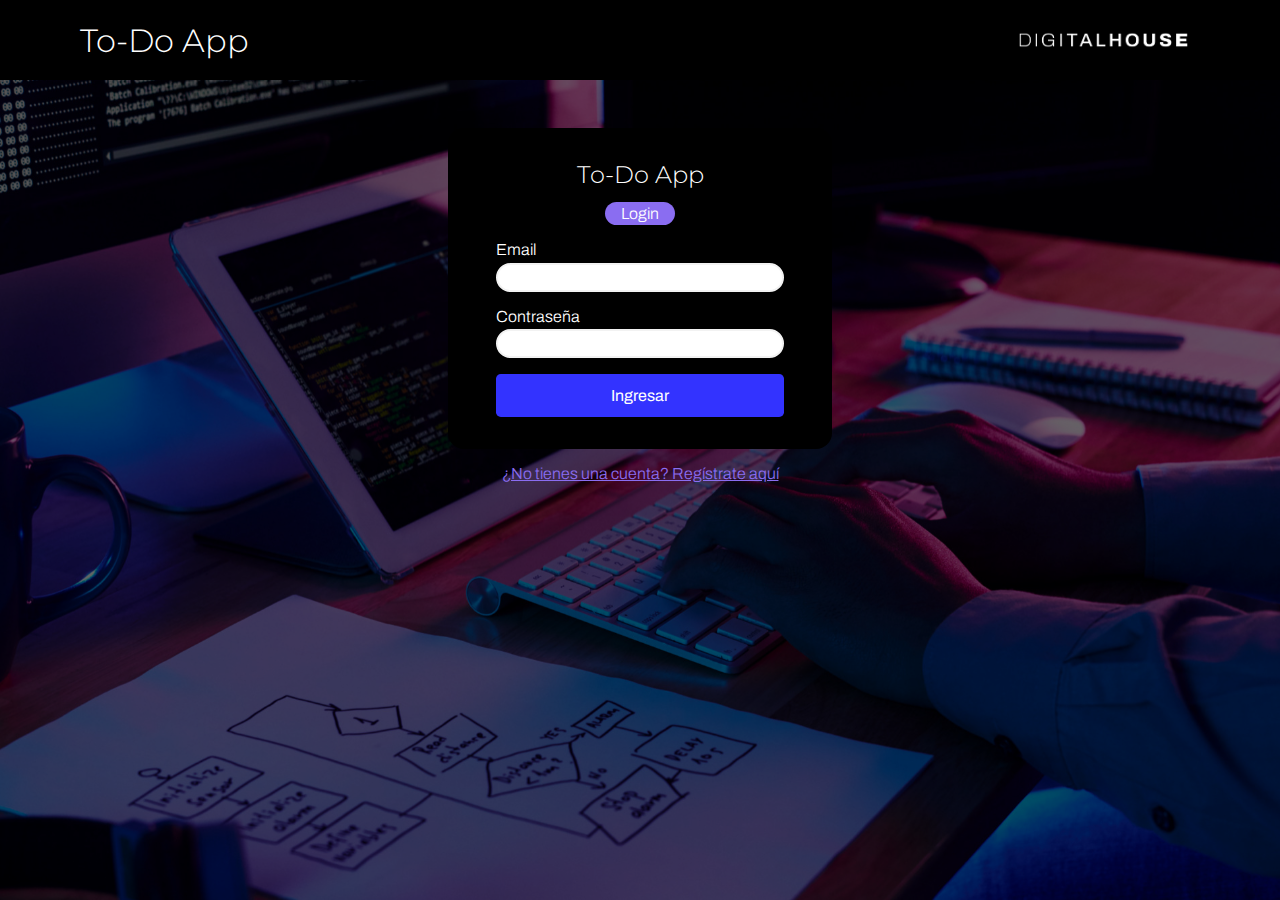
<file: index.html>
<!DOCTYPE html>
<html lang="es">

<head>
  <meta charset="UTF-8">
  <meta http-equiv="X-UA-Compatible" content="IE=edge">
  <meta name="viewport" content="width=device-width, initial-scale=1.0">
  <title>ToDo App</title>
  <link rel="icon" type="image/x-icon" href="./assets/DH_Logo_Black.png">
  <meta name="description" content="Digital House CTD | Proyecto integrador | FRONTEND II"/>


  <!-- ---------------- estilos compartidos de login y signup ---------------- -->
  <link rel="stylesheet" href="./css/loginSignupStyles.css">

  <!-- ---------------------- logica aplicada en login ----------------------- -->
  <script src="./scripts/utils.js"></script>
  <script src="./scripts/login.js"></script>

</head>

<body>

  <header class="container">
    <nav>
      <h1>To-Do App</h1>
      <img src="./assets/DigitalHouse_Logo_White.png" alt="logo DH">
    </nav>
  </header>

  <div class="container">
    <form>
      <div class="form-header">
        <h2>To-Do App</h2>
        <p class="rounded">Login</p>
      </div>

      <label>Email</label>
      <input id="inputEmail" type="text">
      <label>Contraseña</label>
      <input id="inputPassword" type="password">

      <button type="submit">Ingresar</button>

    </form>

    <div class="ingresarA">
      <a href="signup.html">¿No tienes una cuenta? Regístrate aquí</a>
    </div>

  </div>

</body>

</html>
</file>
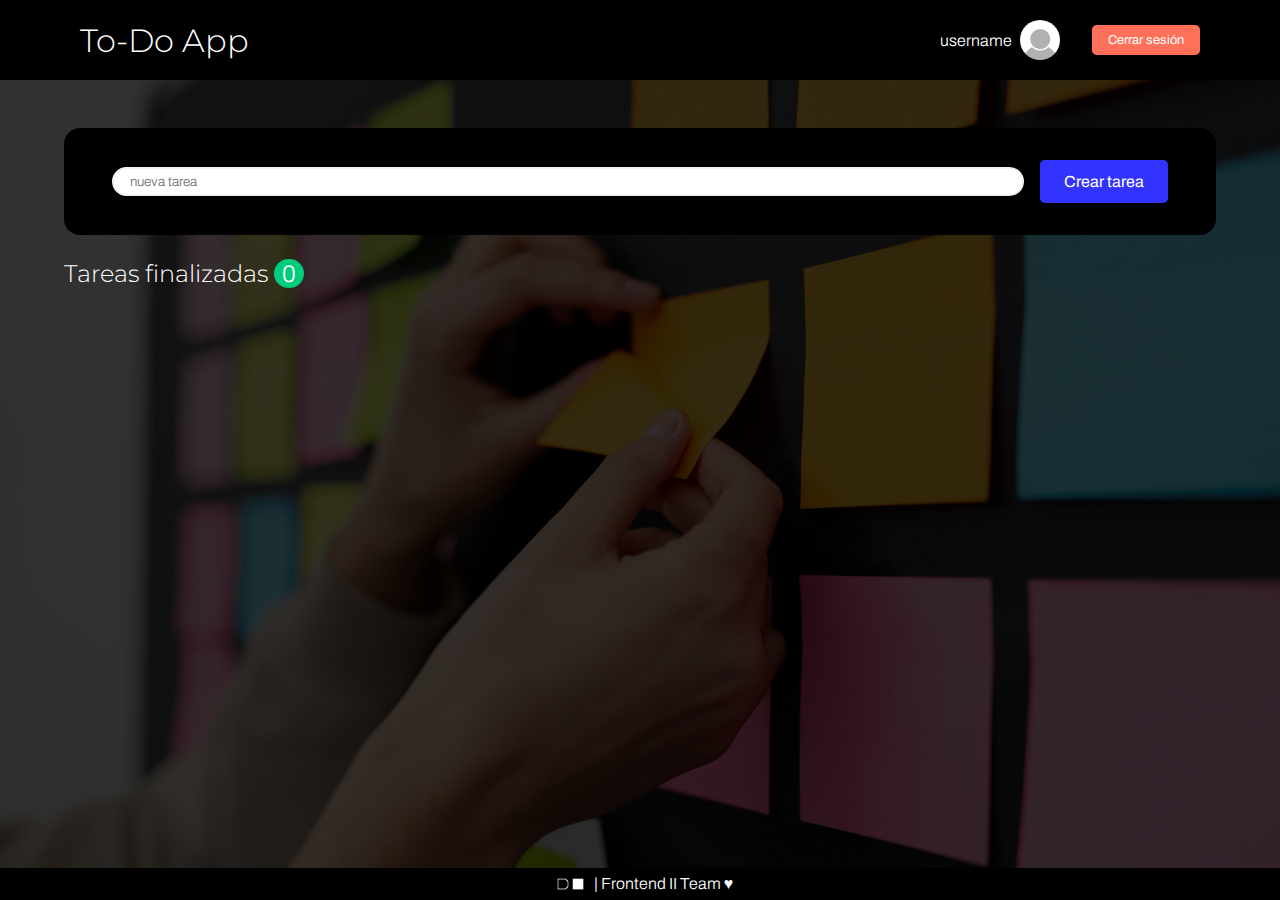
<file: mis-tareas.html>
<!DOCTYPE html>
<html lang="es">

<head>
  <meta charset="UTF-8">
  <meta http-equiv="X-UA-Compatible" content="IE=edge">
  <meta name="viewport" content="width=device-width, initial-scale=1.0">
  <title>ToDo App</title>
  <link rel="icon" type="image/x-icon" href="./assets/DH_Logo_Black.png">
  <meta name="description" content="Digital House CTD | Proyecto integrador | FRONTEND II" />

  <!-- ----------------------------- estilos CSS ----------------------------- -->
  <link rel="stylesheet" href="./css/tasksStyles.css">

  <!-- ------------------- libreria de iconos Fontawesome -------------------- -->
  <link rel="stylesheet" href="https://cdnjs.cloudflare.com/ajax/libs/font-awesome/6.1.1/css/all.min.css"
    integrity="sha512-KfkfwYDsLkIlwQp6LFnl8zNdLGxu9YAA1QvwINks4PhcElQSvqcyVLLD9aMhXd13uQjoXtEKNosOWaZqXgel0g=="
    crossorigin="anonymous" referrerpolicy="no-referrer" />

  <!-- logica de la página -->
  <script src="./scripts/taks.js"></script>

</head>

<body>

  <!-- cabecera con barra de navegación -->
  <header class="container">
    <nav>
      <h1>To-Do App</h1>

      <div class="user-info">
        <p>username</p>
        <div class="user-image"></div>
        <button id="closeApp"><i class="fa-solid fa-right-from-bracket"></i> Cerrar sesión</button>
      </div>
    </nav>
  </header>

  <main class="container">
    <!-- carga de tareas -->
    <form class="nueva-tarea">
      <input id="nuevaTarea" type="text" placeholder="nueva tarea">
      <button type="submit"><i class="fa-solid fa-pencil"></i> Crear tarea</button>
    </form>

    <!-- contenedor vacío para las que pasen a pendientes -->
    <ul class="tareas-pendientes">

    </ul>

    <h2>Tareas finalizadas <span id="cantidad-finalizadas">0</span></h2>
    <!-- contenedor vacío para las que pasen a terminadas -->
    <ul class="tareas-terminadas">

    </ul>

  </main>


  <footer>
    <img src="./assets/DH_Logo_White.png" alt="">
    <p>| Frontend II Team ♥</p>
  </footer>
</body>

</html>
</file>
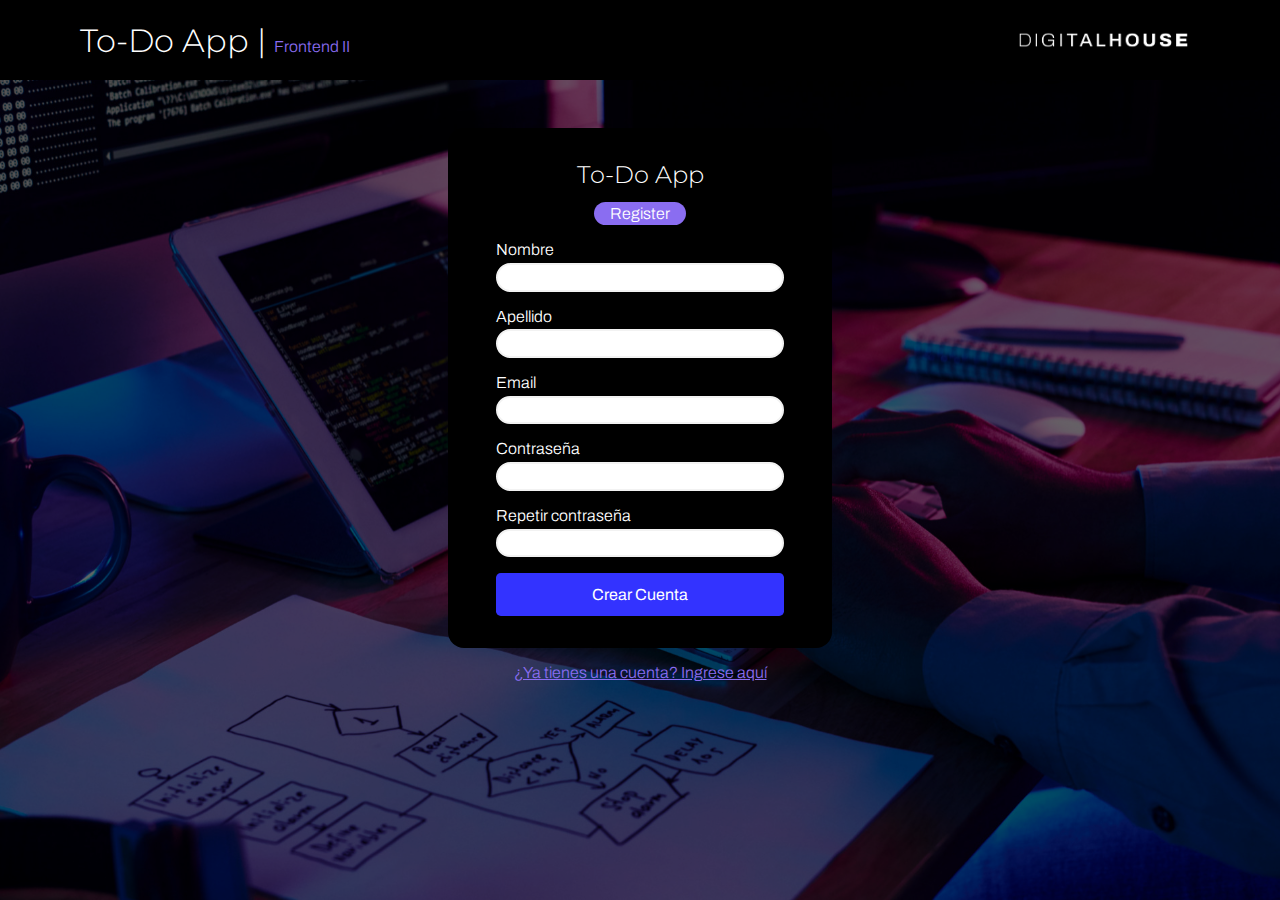
<file: signup.html>
<!DOCTYPE html>
<html lang="es">

<head>
  <meta charset="UTF-8">
  <meta http-equiv="X-UA-Compatible" content="IE=edge">
  <meta name="viewport" content="width=device-width, initial-scale=1.0">
  <title>ToDo App</title>
  <link rel="icon" type="image/x-icon" href="./assets/DH_Logo_Black.png">
  <meta name="description" content="Digital House CTD | Proyecto integrador | FRONTEND II"/>


  <!-- ---------------- estilos compartidos de login y signup ---------------- -->
  <link rel="stylesheet" href="./css/loginSignupStyles.css">


  <!-- ---------------------- logica aplicada en register -------------------- -->
  <script src="./scripts/utils.js"></script>
  <script src="./scripts/signup.js"></script>

</head>

<body>
  <header class="container">
    <nav>
      <h1>To-Do App | <span>Frontend II</span></h1>
      <img src="./assets/DigitalHouse_Logo_White.png" alt="logo DH">
    </nav>
  </header>

  <div class="container">
    <form>
      <div class="form-header">
        <h2>To-Do App</h2>
        <p class="rounded">Register</p>
      </div>

      <label>Nombre</label>
      <input id="inputNombre" type="text">

      <label>Apellido</label>
      <input id="inputApellido" type="text">

      <label>Email</label>
      <input id="inputEmail" type="text">

      <label>Contraseña</label>
      <input id="inputPassword" type="password">

      <label>Repetir contraseña</label>
      <input id="inputPasswordRepetida" type="password">

      <button type="submit">Crear Cuenta</button>
    </form>

    <div class="ingresarA">
      <a href="index.html">¿Ya tienes una cuenta? Ingrese aquí</a>
    </div>
  </div>

</body>

</html>
</file>
<file: css/loginSignupStyles.css>
@import url('./globalStyles.css');

body {
    background-image: url('../assets/wallpaper1.jpg');
    background-repeat: no-repeat;
    background-position: center;
    background-size: cover;
    /* capa sobre fondo */
    box-shadow: inset 0 0 0 1000px rgba(0, 0, 0, .6);

}

header {
    background-color: var(--negro);
    height: 5rem;
    margin-bottom: 3rem;
}

nav {
    padding: 1rem;
    height: 100%;
    display: flex;
    justify-content: space-between;
    align-items: center;
}

nav h1 span {
    font-weight: 300;
    font-size: 1rem;
    color: var(--lila);
}
nav img {
    display: block;
    height: 80%;
}

.container {
    padding: 0 5%;
}

form {
    background-color: var(--negro);
    max-width: 24rem;
    margin: 0 auto;
    padding: 2rem 3rem;
    border-radius: 1rem;
    display: flex;
    flex-direction: column;
}


.form-header {
    display: flex;
    flex-direction: column;
    align-items: center;
    margin-bottom: 1rem;
}

.form-header h2 {
    margin-bottom: .8rem;
}

.form-header p {
    background-color: var(--lila);
    padding: .2rem 1rem;
}

form label {
    margin-bottom: .3rem;
}

form input {
    border-radius: 100vh;
    margin-bottom: 1rem;
    padding: .3rem 1rem;
    border: 2px solid var(--app-grey);
}

form input:focus {
    outline: none;
    border: 2px solid var(--lila);
}

form button{
    background-color: var(--azul);
    color: white;
    padding: .8rem 0;
    border-radius: .3rem;
    font-size: 1rem;
    font-weight: 400;
}
form button:hover{
    background-color: var(--azul-hover);
}

.ingresarA {
    padding: 1rem 0;
    text-align: center;
}

.ingresarA a {
    color: var(--lila);
}
.ingresarA a:hover{
    color: var(--azul);
}
</file>
<file: css/tasksStyles.css>
@import url('./globalStyles.css');


body {
    background-color: var(--oscuro);
    background-image: url('../assets/wallpaper3.jpg');
    background-repeat: no-repeat;
    background-position: center;
    background-size: cover;
    /* capa sobre fondo */
    box-shadow: inset 0 0 0 1000px rgba(0, 0, 0, .8);

}

header {
    background-color: var(--negro);
    height: 5rem;
    margin-bottom: 3rem;
}

nav {
    padding: 1rem;
    height: 100%;
    display: flex;
    justify-content: space-between;
    align-items: center;
}

nav .user-info {
    display: flex;
    justify-content: space-between;
    align-items: center;
}

nav .user-info .user-image {
    width: 40px;
    height: 40px;
    background-color: white;
    background-image: url('../assets/user.png');
    background-repeat: no-repeat;
    background-position: center;
    background-size: cover;
    border-radius: 50vh;
    margin-left: .5rem;
}

nav .user-info button {
    background-color: var(--laranja);
    color: white;
    padding: .5rem 1rem;
    margin-left: 2rem;
    border-radius: .3rem;
    font-size: .8rem;
    font-weight: 400;
}


.container {
    padding: 0 5%;
}

form {
    background-color: var(--negro);
    padding: 2rem 3rem;
    margin-bottom: 1rem;
    border-radius: 1rem;
    display: flex;
    justify-content: space-around;
    align-items: center;
}

form input {

    flex-grow: 1;
    border-radius: 100vh;
    padding: .3rem 1rem;
    border: 2px solid var(--app-grey);
}

form input:focus {
    outline: none;
    border: 2px solid var(--lila);
}

form button {
    background-color: var(--azul);
    color: white;
    padding: .8rem 1.5rem;
    border-radius: .3rem;
    font-size: 1rem;
    margin-left: 1rem;
    font-weight: 400;
}

form button:hover {
    background-color: var(--azul-hover);
}

main ul {
    color: black;
}

main h2 {
    margin: 1.5rem 0 .5rem 0;
}

/* ------------Tareas pendientes */
.tareas-pendientes .tarea {
    background-color: var(--app-grey);
    margin-bottom: .7rem;
    border-radius: .5rem;
    border-left: .6rem solid grey;
    padding: .5rem 1rem;
    display: flex;
    justify-content: space-between;
    align-items: center;
}

.tareas-pendientes .tarea i {
    pointer-events: none;
    color: grey;
    font-size: 1.4rem;
    border-radius: 50vh;
}

.tareas-pendientes .tarea button {
    border-radius: 50vh;
}

.tareas-pendientes .tarea button:hover i {
    color: var(--verde);
}

.tareas-pendientes .tarea button:active {
    background-color: var(--verde);
}

.tareas-pendientes .tarea .descripcion {
    padding: .3rem .5rem;
    flex-grow: 1;
    display: flex;
    align-items: center;
}

.tareas-pendientes .tarea .descripcion .nombre {
    flex-grow: 1;
}

.tareas-pendientes .tarea .descripcion .timestamp {
    margin-left: 1rem;
    padding: .3rem .8rem;
    border-radius: 50vh;
    background-color: white;
    color: grey;
    font-size: .9rem;
}

/* ------------Tareas terminadas */
#cantidad-finalizadas {
    background-color: var(--verde);
    border-radius: 50vh;
    padding: .1rem .5rem;
}

.tareas-terminadas .tarea {
    background-color: var(--app-grey);
    margin-bottom: .7rem;
    border-radius: .5rem;
    border-left: .6rem solid var(--verde);
    padding: .5rem;
    display: flex;
    justify-content: space-between;
    align-items: center;
}

.tareas-terminadas .tarea .hecha i {
    font-size: 1.4rem;
    border-radius: 50vh;
    color: var(--verde);
}

.cambios-estados i {
    pointer-events: none;
}

.tareas-terminadas .tarea .descripcion {
    padding: .3rem .5rem;
    color: grey;
    flex-grow: 1;
    display: flex;
    align-items: center;
}

.tareas-terminadas .tarea .descripcion .nombre {
    text-decoration: line-through;
    flex-grow: 1;
}

.tareas-terminadas .tarea .descripcion button {
    font-size: .9rem;
    color: white;
    margin-left: .6rem;
    padding: .4rem;
    border-radius: .3rem;
}

.tareas-terminadas .tarea .cambios-estados button:hover {
    color: var(--negro);
}

.tareas-terminadas .tarea .cambios-estados button:active {
    color: white;
}

.tareas-terminadas .tarea .descripcion .incompleta {
    background-color: var(--azul);
}

.tareas-terminadas .tarea .descripcion .borrar {
    background-color: var(--laranja);
}

footer {
    height: 2rem;
    width: 100%;
    background-color: var(--negro);
    position: fixed;
    bottom: 0;
    display: flex;
    justify-content: center;
    align-items: center;
}

footer img {
    height: 100%;
}
</file>
